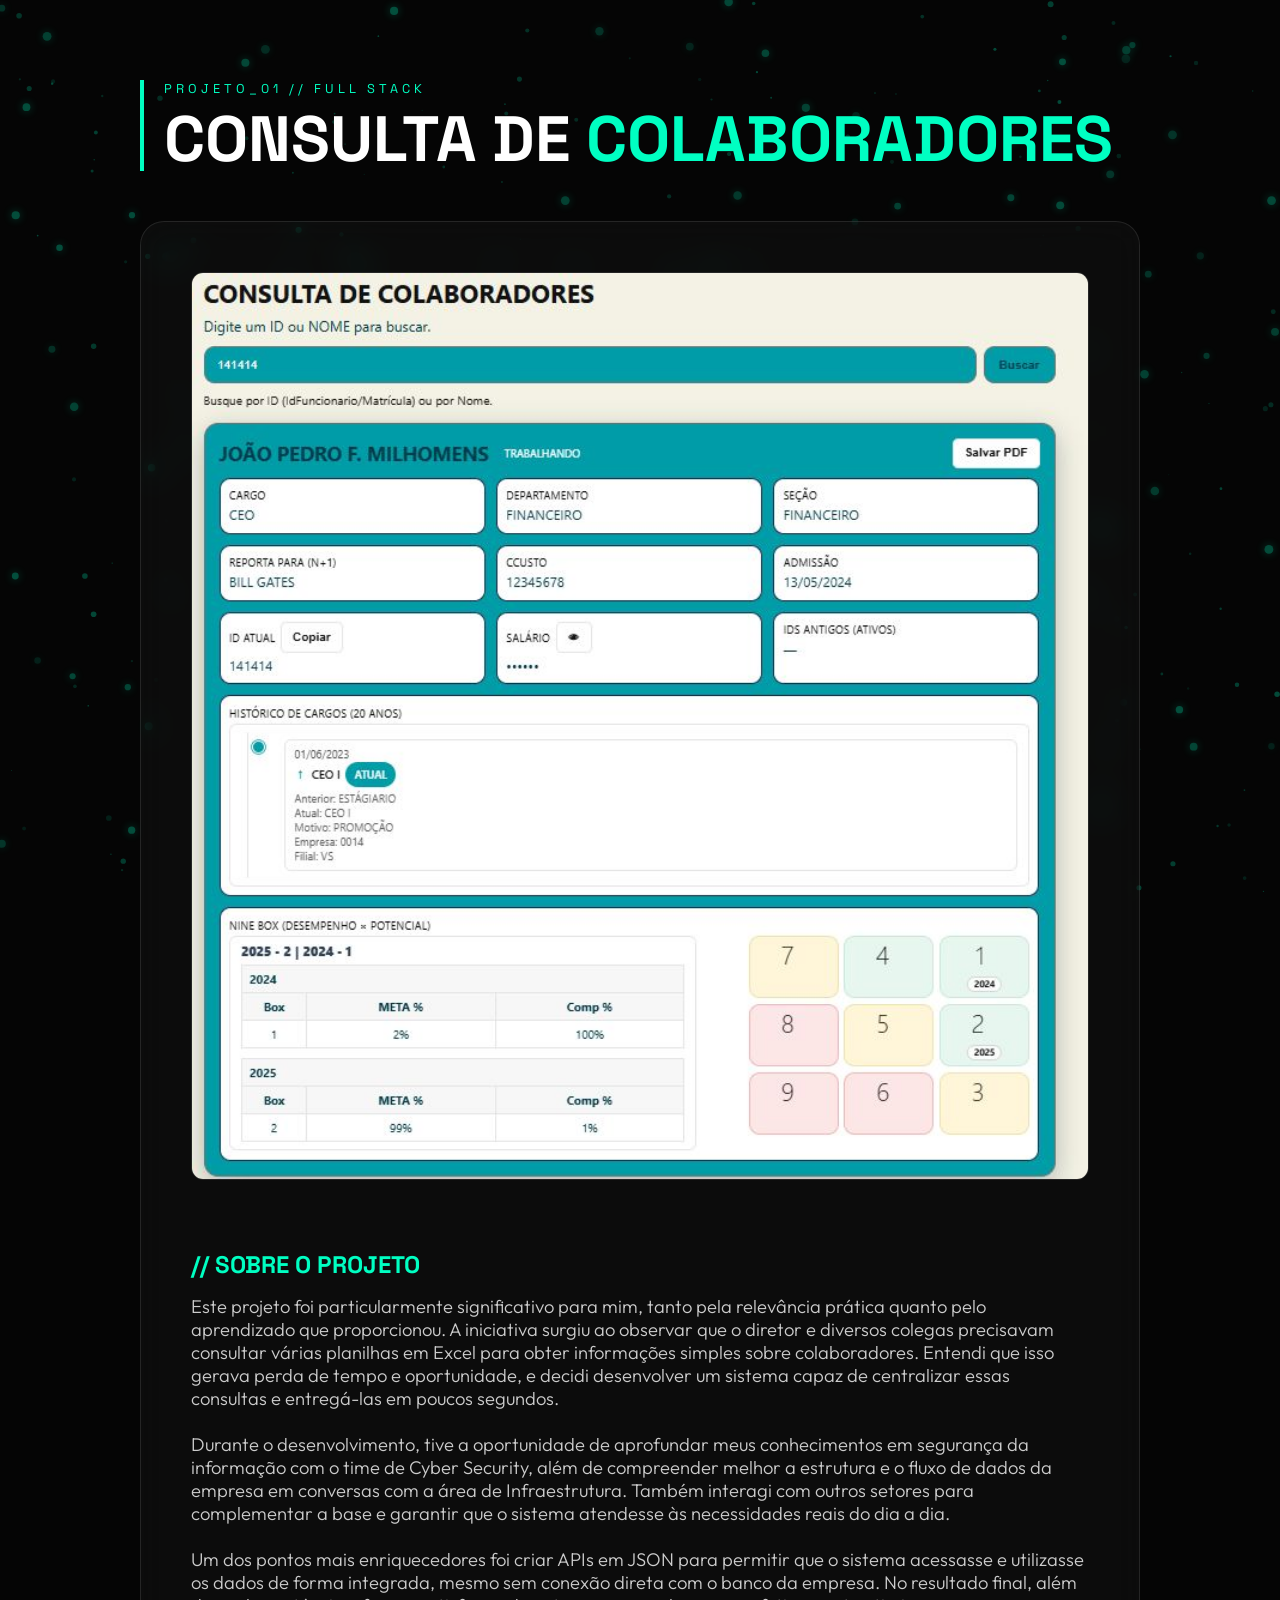
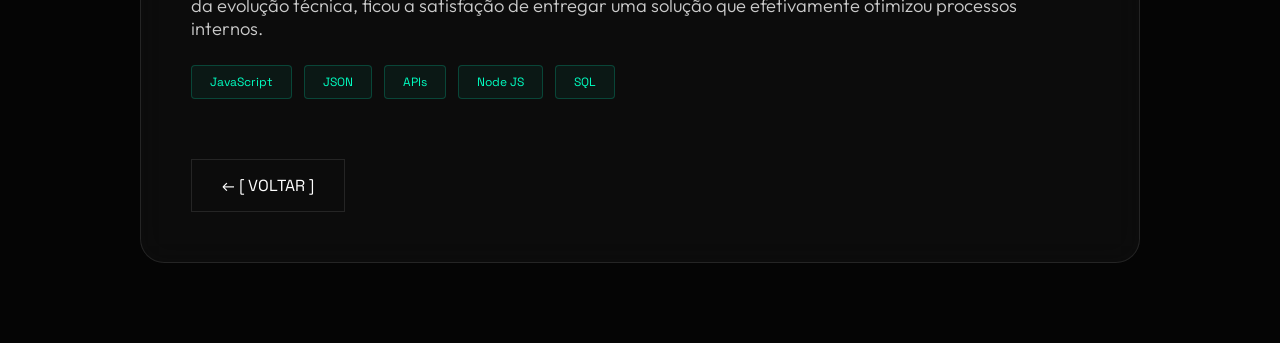
<file: colaboradores_cons.html>
<!DOCTYPE html>
<html lang="pt-BR">
<head>
  <meta charset="UTF-8" />
  <meta name="viewport" content="width=device-width, initial-scale=1.0" />
  <title>Projeto: Consulta de Colaboradores | João Pedro Milhomens</title>
  
  <link rel="preconnect" href="https://fonts.googleapis.com">
  <link rel="preconnect" href="https://fonts.gstatic.com" crossorigin>
  <link href="https://fonts.googleapis.com/css2?family=Outfit:wght@100;400;900&family=Space+Grotesk:wght@300;700&display=swap" rel="stylesheet">
  
  <style>
    :root {
        --primary: #00ffc2;
        --bg: #050505;
        --surface: rgba(255, 255, 255, 0.03);
        --border: rgba(255, 255, 255, 0.1);
        --font-main: 'Outfit', sans-serif;
        --font-accent: 'Space Grotesk', sans-serif;
    }

    * { box-sizing: border-box; margin: 0; padding: 0; }

    body {
        background: var(--bg);
        color: #fff;
        font-family: var(--font-main);
        padding: 80px 20px;
        overflow-x: hidden;
    }

    /* CANVAS - Partículas Maiores e em Maior Quantidade */
    #canvas-bg {
        position: fixed;
        top: 0;
        left: 0;
        width: 100%;
        height: 100%;
        z-index: 1;
        opacity: 0.4; /* Aumentei um pouco a visibilidade */
        pointer-events: none;
    }

    .container { 
        max-width: 1000px; 
        margin: 0 auto; 
        position: relative; 
        z-index: 10; 
    }

    .project-header {
        margin-bottom: 50px;
        border-left: 4px solid var(--primary);
        padding-left: 20px;
    }

    h1 {
        font-family: var(--font-accent);
        font-size: clamp(2.2rem, 6vw, 4rem);
        text-transform: uppercase;
        line-height: 1;
    }

    .card {
        background: var(--surface);
        border: 1px solid var(--border);
        border-radius: 24px;
        padding: 50px;
        backdrop-filter: blur(15px);
        -webkit-backdrop-filter: blur(15px);
    }

    .project-gallery img {
        width: 100%;
        border-radius: 12px;
        border: 1px solid var(--border);
        margin-bottom: 30px;
    }

    h2 {
        font-family: var(--font-accent);
        color: var(--primary);
        margin: 35px 0 15px;
        text-transform: uppercase;
    }

    p {
        color: #ccc;
        font-size: 1.15rem;
        margin-bottom: 25px;
        font-weight: 300;
    }

    .tech-pills {
        display: flex;
        flex-wrap: wrap;
        gap: 12px;
    }

    .tech-pills span {
        font-family: var(--font-accent);
        font-size: 0.75rem;
        padding: 8px 18px;
        background: rgba(0, 255, 194, 0.05);
        border: 1px solid rgba(0, 255, 194, 0.2);
        color: var(--primary);
        border-radius: 4px;
    }

    .btn-back {
        display: inline-block;
        margin-top: 60px;
        padding: 15px 30px;
        border: 1px solid var(--border);
        color: #fff;
        font-family: var(--font-accent);
        text-transform: uppercase;
        text-decoration: none;
        transition: 0.3s;
    }

    .btn-back:hover {
        background: #fff;
        color: #000;
    }

    @media (max-width: 768px) {
        .card { padding: 25px; }
    }
  </style>
</head>
<body>

  <canvas id="canvas-bg"></canvas>

  <div class="container">
    <header class="project-header">
        <div style="color:var(--primary); font-family:var(--font-accent); letter-spacing:4px; font-size:0.8rem; margin-bottom:10px;">PROJETO_01 // FULL STACK</div>
        <h1>Consulta de <span style="color:var(--primary)">Colaboradores</span></h1>
    </header>

    <div class="card">
        <div class="project-gallery">
            <img src="imgs/CONSULTA IMG1.jfif" alt="Preview">
        </div>

        <h2>// Sobre o Projeto</h2>
        <p>Este projeto foi particularmente significativo para mim, tanto pela relevância prática quanto pelo aprendizado que proporcionou. A iniciativa surgiu ao observar que o diretor e diversos colegas precisavam consultar várias planilhas em Excel para obter informações simples sobre colaboradores. Entendi que isso gerava perda de tempo e oportunidade, e decidi desenvolver um sistema capaz de centralizar essas consultas e entregá-las em poucos segundos.<br><br>

Durante o desenvolvimento, tive a oportunidade de aprofundar meus conhecimentos em segurança da informação com o time de Cyber Security, além de compreender melhor a estrutura e o fluxo de dados da empresa em conversas com a área de Infraestrutura. Também interagi com outros setores para complementar a base e garantir que o sistema atendesse às necessidades reais do dia a dia.<br><br>

Um dos pontos mais enriquecedores foi criar APIs em JSON para permitir que o sistema acessasse e utilizasse os dados de forma integrada, mesmo sem conexão direta com o banco da empresa. No resultado final, além da evolução técnica, ficou a satisfação de entregar uma solução que efetivamente otimizou processos internos.<br></p>
        
        
        <div class="tech-pills">
            <span>JavaScript</span><span>JSON</span><span>APIs</span><span>Node JS</span><span>SQL</span>
        </div>

        <a href="index.html#projetos" class="btn-back">← [ Voltar ]</a>
    </div>
  </div>

  <script>
    const canvas = document.getElementById('canvas-bg');
    const ctx = canvas.getContext('2d');
    
    function resize() {
        canvas.width = window.innerWidth;
        canvas.height = window.innerHeight;
    }
    window.addEventListener('resize', resize);
    resize();

    // AUMENTADO: 350 partículas com tamanhos de até 4px
    let particles = Array.from({length: 350}, () => ({
        x: Math.random() * canvas.width,
        y: Math.random() * canvas.height,
        size: Math.random() * 4 + 0.5, // Algumas chegam a 4.5px
        speed: Math.random() * 0.5 + 0.1, // Velocidades diferentes
        opacity: Math.random() * 0.5 + 0.2
    }));

    function animate() {
        ctx.clearRect(0, 0, canvas.width, canvas.height);
        
        particles.forEach(p => {
            ctx.beginPath();
            ctx.arc(p.x, p.y, p.size, 0, Math.PI * 2);
            
            // Efeito de Glow sutil para as maiores
            if(p.size > 3) {
                ctx.shadowBlur = 10;
                ctx.shadowColor = "#00ffc2";
            } else {
                ctx.shadowBlur = 0;
            }

            ctx.fillStyle = `rgba(0, 255, 194, ${p.opacity})`;
            ctx.fill();
            
            p.y -= p.speed;
            if(p.y < -10) {
                p.y = canvas.height + 10;
                p.x = Math.random() * canvas.width;
            }
        });
        requestAnimationFrame(animate);
    }
    animate();
  </script>
</body>
</html>
</file>
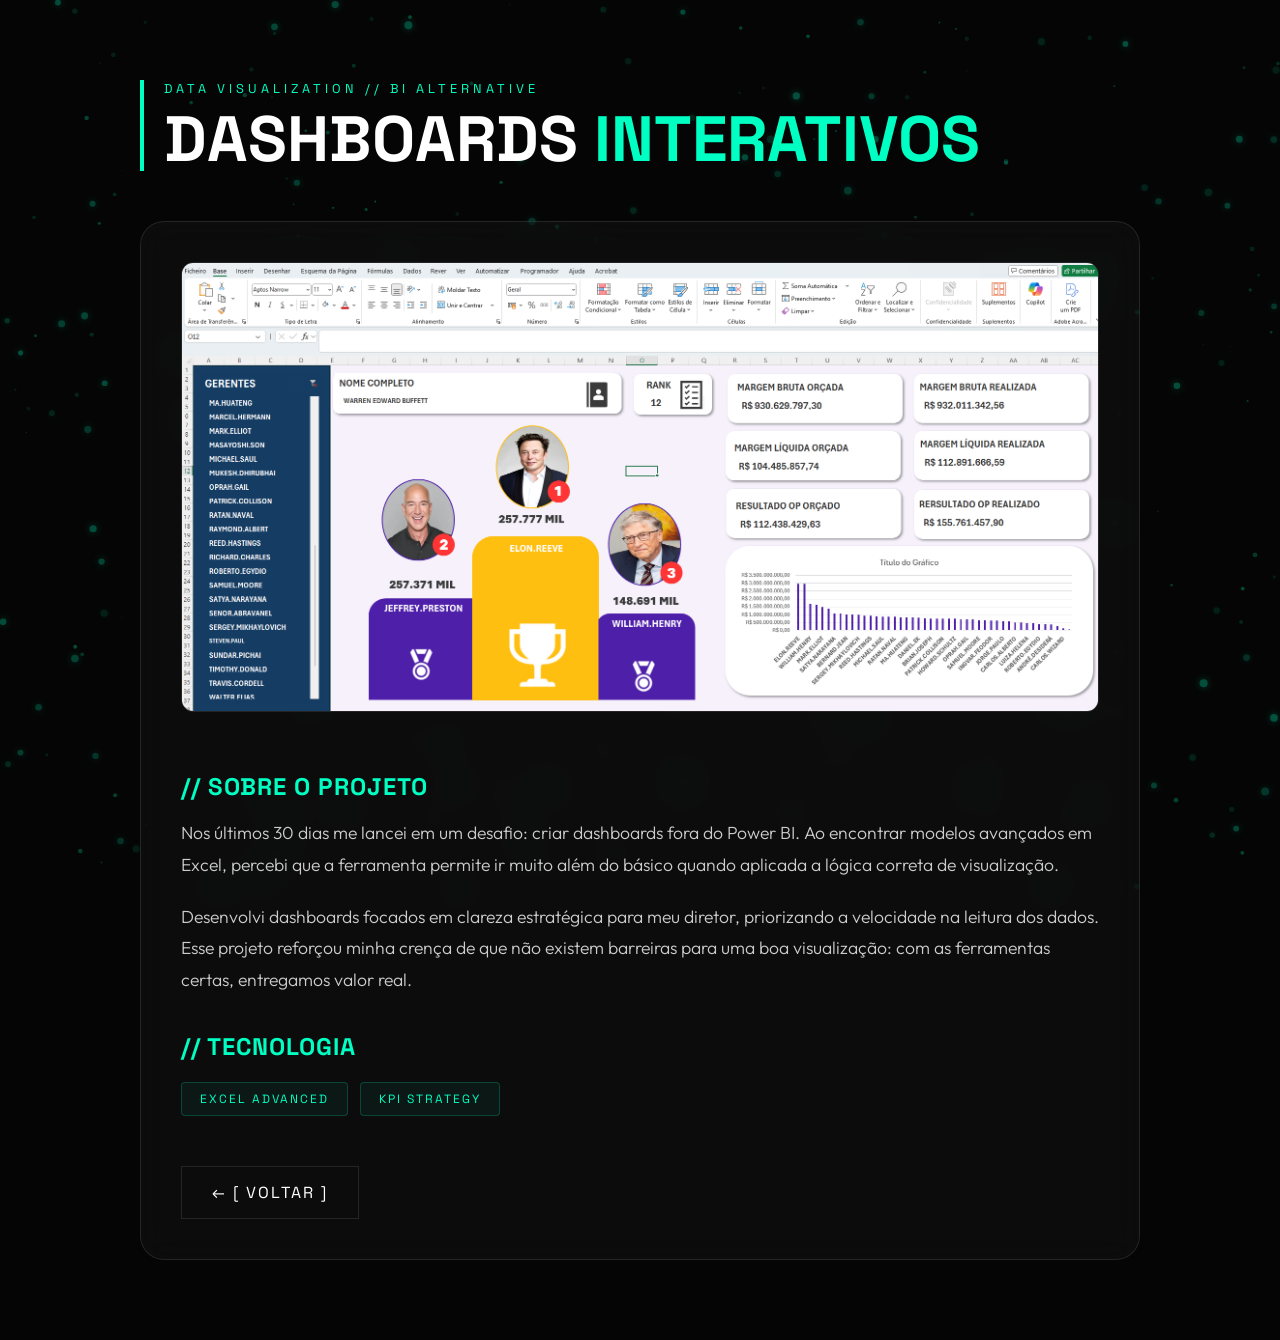
<file: excel.html>
<!DOCTYPE html>
<html lang="pt-BR">
<head>
  <meta charset="UTF-8" />
  <meta name="viewport" content="width=device-width, initial-scale=1.0" />
  <title>Projeto: Dashboards Excel | João Pedro Milhomens</title>
  
  <link rel="preconnect" href="https://fonts.googleapis.com">
  <link rel="preconnect" href="https://fonts.gstatic.com" crossorigin>
  <link href="https://fonts.googleapis.com/css2?family=Outfit:wght@100;400;900&family=Space+Grotesk:wght@300;700&display=swap" rel="stylesheet">
  
  <style>
    :root {
        --primary: #00ffc2; /* Verde Neon */
        --bg: #050505;
        --surface: rgba(255, 255, 255, 0.03);
        --border: rgba(255, 255, 255, 0.1);
        --font-main: 'Outfit', sans-serif;
        --font-accent: 'Space Grotesk', sans-serif;
    }

    * { box-sizing: border-box; margin: 0; padding: 0; }

    body {
        background: var(--bg);
        color: #fff;
        font-family: var(--font-main);
        padding: 80px 20px;
        overflow-x: hidden;
    }

    /* CANVAS - Partículas Maiores e em Maior Quantidade (350) */
    #canvas-bg {
        position: fixed;
        top: 0;
        left: 0;
        width: 100%;
        height: 100%;
        z-index: 1;
        opacity: 0.4;
        pointer-events: none;
    }

    .container { 
        max-width: 1000px; 
        margin: 0 auto; 
        position: relative; 
        z-index: 10; 
    }

    /* Header Estilo HUD */
    .project-header {
        margin-bottom: 50px;
        border-left: 4px solid var(--primary);
        padding-left: 20px;
    }

    .subtitle {
        color: var(--primary);
        font-family: var(--font-accent);
        font-size: 0.8rem;
        letter-spacing: 4px;
        text-transform: uppercase;
        margin-bottom: 10px;
    }

    h1 {
        font-family: var(--font-accent);
        font-size: clamp(2.2rem, 6vw, 4rem);
        text-transform: uppercase;
        line-height: 1;
    }

    /* Card com Efeito Glass e Blur */
    .card {
        background: var(--surface);
        border: 1px solid var(--border);
        border-radius: 24px;
        padding: 40px;
        backdrop-filter: blur(15px);
        -webkit-backdrop-filter: blur(15px);
    }

    .project-gallery img {
        width: 100%;
        border-radius: 12px;
        border: 1px solid var(--border);
        margin-bottom: 20px;
        transition: 0.4s;
    }

    .project-gallery img:hover {
        border-color: var(--primary);
        box-shadow: 0 0 30px rgba(0, 255, 194, 0.2);
    }

    h2 {
        font-family: var(--font-accent);
        color: var(--primary);
        font-size: 1.5rem;
        margin: 35px 0 15px;
        text-transform: uppercase;
        letter-spacing: 1px;
    }

    p {
        color: #ccc;
        font-size: 1.1rem;
        line-height: 1.8;
        font-weight: 300;
        margin-bottom: 20px;
    }

    /* Tech Pills Estilizadas */
    .tech-pills {
        display: flex;
        flex-wrap: wrap;
        gap: 12px;
        margin-top: 20px;
    }

    .tech-pills span {
        font-family: var(--font-accent);
        font-size: 0.75rem;
        padding: 8px 18px;
        background: rgba(0, 255, 194, 0.05);
        border: 1px solid rgba(0, 255, 194, 0.2);
        color: var(--primary);
        border-radius: 4px;
        text-transform: uppercase;
        letter-spacing: 2px;
    }

    /* Botão Voltar HUD */
    .btn-back {
        display: inline-block;
        margin-top: 50px;
        padding: 15px 30px;
        border: 1px solid var(--border);
        color: #fff;
        font-family: var(--font-accent);
        text-transform: uppercase;
        text-decoration: none;
        letter-spacing: 2px;
        transition: 0.3s;
    }

    .btn-back:hover {
        background: #fff;
        color: #000;
        border-color: #fff;
    }

    @media (max-width: 768px) {
        .card { padding: 25px; }
        body { padding-top: 40px; }
    }
  </style>
</head>
<body>

  <canvas id="canvas-bg"></canvas>

  <div class="container">
    <header class="project-header">
        <div class="subtitle">Data Visualization // BI Alternative</div>
        <h1>Dashboards <span style="color:var(--primary)">Interativos</span></h1>
    </header>

    <div class="card">
        <div class="project-gallery">
            <img src="imgs/3.png" alt="Dashboard Preview">
        </div>

        <h2>// Sobre o projeto</h2>
        <p>
            Nos últimos 30 dias me lancei em um desafio: criar dashboards fora do Power BI. Ao encontrar modelos avançados em Excel, percebi que a ferramenta permite ir muito além do básico quando aplicada a lógica correta de visualização.
        </p>
        <p>
            Desenvolvi dashboards focados em clareza estratégica para meu diretor, priorizando a velocidade na leitura dos dados. Esse projeto reforçou minha crença de que não existem barreiras para uma boa visualização: com as ferramentas certas, entregamos valor real.
        </p>

        <h2>// Tecnologia</h2>
        <div class="tech-pills">
            <span>EXCEL ADVANCED</span>
            <span>KPI STRATEGY</span>
        </div>

        <a href="index.html#projetos" class="btn-back">← [ Voltar ]</a>
    </div>
  </div>

  <script>
    const canvas = document.getElementById('canvas-bg');
    const ctx = canvas.getContext('2d');
    
    function resize() {
        canvas.width = window.innerWidth;
        canvas.height = window.innerHeight;
    }
    window.addEventListener('resize', resize);
    resize();

    // CONFIGURAÇÃO: 350 bolinhas com tamanhos e velocidades variadas
    let particles = Array.from({length: 350}, () => ({
        x: Math.random() * canvas.width,
        y: Math.random() * canvas.height,
        size: Math.random() * 3.5 + 0.5, // Bolinhas Maiores
        speed: Math.random() * 0.4 + 0.1,
        opacity: Math.random() * 0.5 + 0.2
    }));

    function animate() {
        ctx.clearRect(0, 0, canvas.width, canvas.height);
        
        particles.forEach(p => {
            ctx.beginPath();
            ctx.arc(p.x, p.y, p.size, 0, Math.PI * 2);
            
            // Glow sutil para as maiores para dar profundidade
            if(p.size > 2.5) {
                ctx.shadowBlur = 8;
                ctx.shadowColor = "#00ffc2";
            } else {
                ctx.shadowBlur = 0;
            }

            ctx.fillStyle = `rgba(0, 255, 194, ${p.opacity})`;
            ctx.fill();
            
            p.y -= p.speed; // Movimento contínuo para cima
            if(p.y < -10) {
                p.y = canvas.height + 10;
                p.x = Math.random() * canvas.width;
            }
        });
        requestAnimationFrame(animate);
    }
    animate();
  </script>
</body>
</html>
</file>
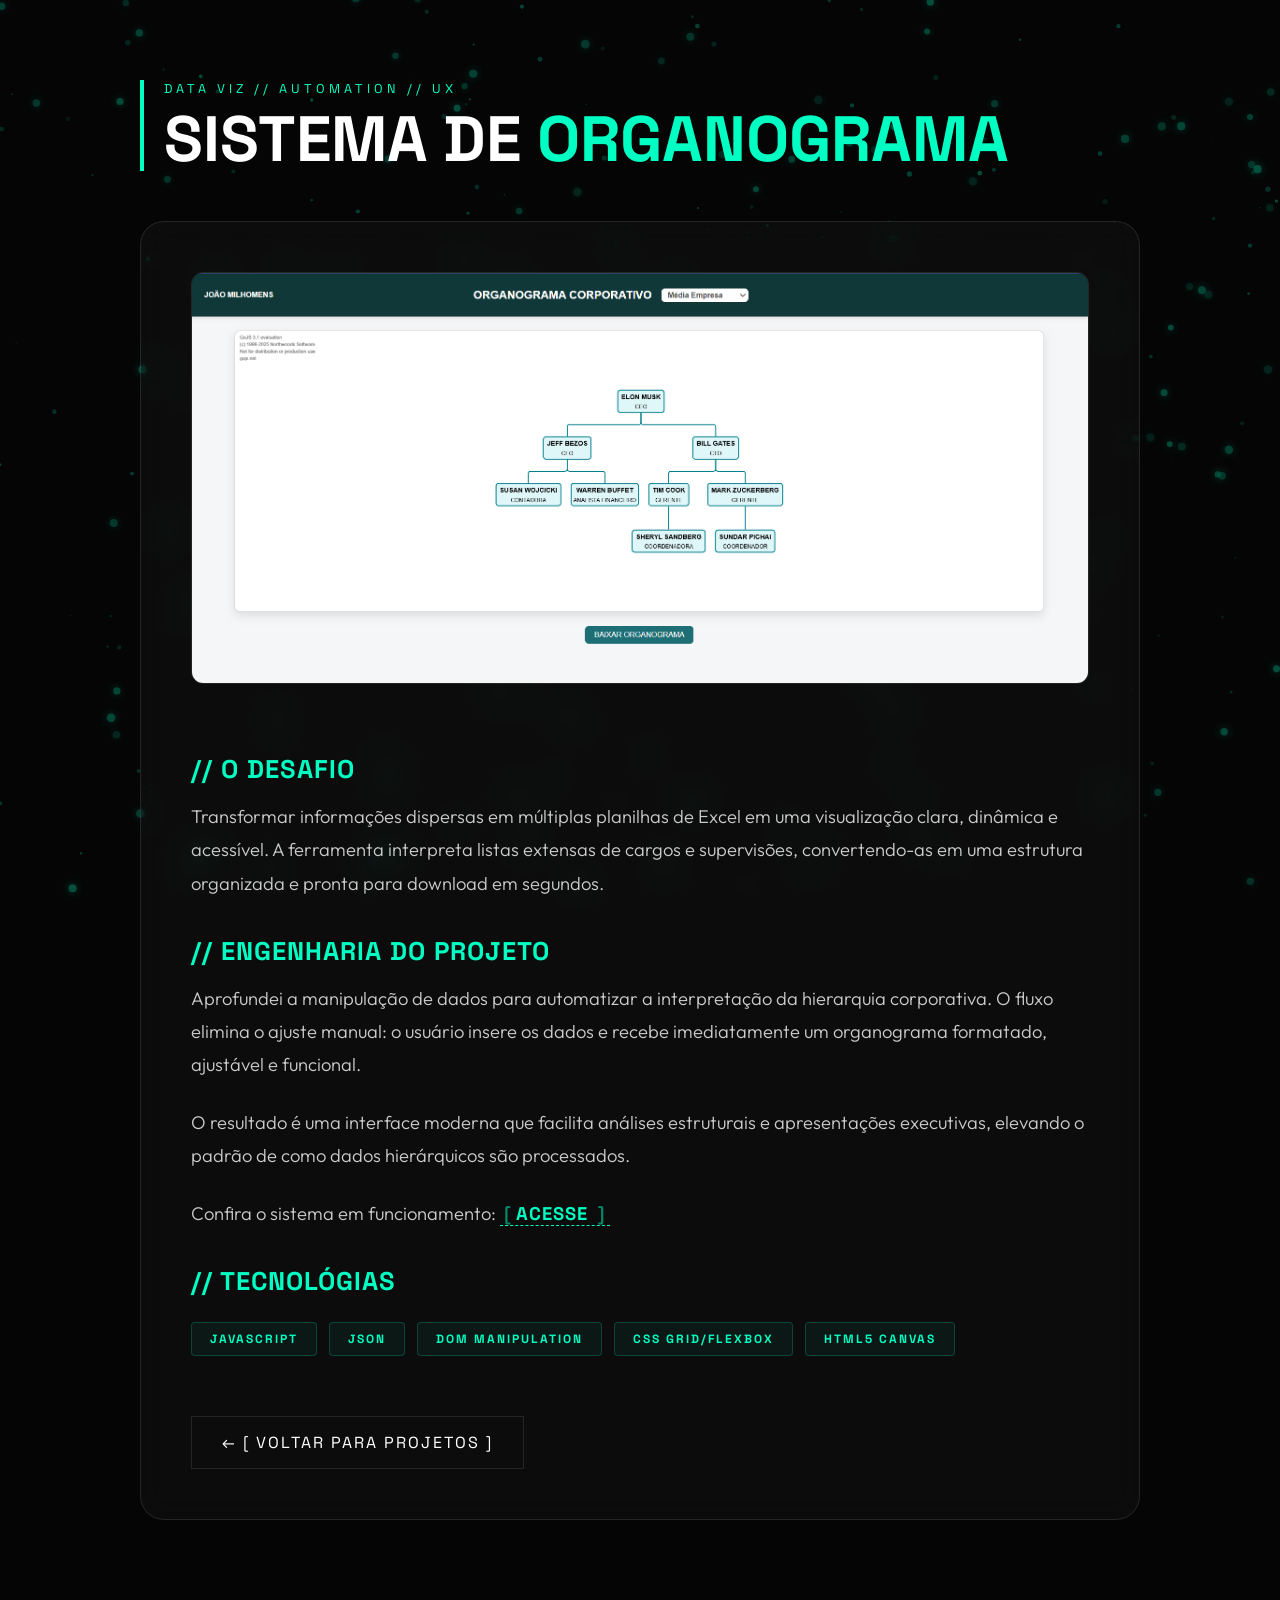
<file: organograma.html>
<!DOCTYPE html>
<html lang="pt-BR">
<head>
  <meta charset="UTF-8" />
  <meta name="viewport" content="width=device-width, initial-scale=1.0" />
  <title>Projeto: Sistema de Organograma | João Pedro Milhomens</title>
  
  <link rel="preconnect" href="https://fonts.googleapis.com">
  <link rel="preconnect" href="https://fonts.gstatic.com" crossorigin>
  <link href="https://fonts.googleapis.com/css2?family=Outfit:wght@100;400;900&family=Space+Grotesk:wght@300;700&display=swap" rel="stylesheet">
  
  <style>
    :root {
        --primary: #00ffc2;
        --bg: #050505;
        --surface: rgba(255, 255, 255, 0.03);
        --border: rgba(255, 255, 255, 0.1);
        --font-main: 'Outfit', sans-serif;
        --font-accent: 'Space Grotesk', sans-serif;
    }

    * { box-sizing: border-box; margin: 0; padding: 0; }

    body {
        background: var(--bg);
        color: #fff;
        font-family: var(--font-main);
        padding: 80px 20px;
        overflow-x: hidden;
    }

    /* CANVAS - Fundo com 350 Partículas */
    #canvas-bg {
        position: fixed;
        top: 0;
        left: 0;
        width: 100%;
        height: 100%;
        z-index: 1;
        opacity: 0.4;
        pointer-events: none;
    }

    .container { 
        max-width: 1000px; 
        margin: 0 auto; 
        position: relative; 
        z-index: 10; 
    }

    /* Cabeçalho Cyberpunk */
    .project-header {
        margin-bottom: 50px;
        border-left: 4px solid var(--primary);
        padding-left: 20px;
    }

    .subtitle {
        color: var(--primary);
        font-family: var(--font-accent);
        font-size: 0.8rem;
        letter-spacing: 4px;
        text-transform: uppercase;
        margin-bottom: 10px;
    }

    h1 {
        font-family: var(--font-accent);
        font-size: clamp(2.2rem, 6vw, 4rem);
        text-transform: uppercase;
        line-height: 1;
        font-weight: 700;
    }

    /* Card com Blur */
    .card {
        background: var(--surface);
        border: 1px solid var(--border);
        border-radius: 24px;
        padding: 50px;
        backdrop-filter: blur(15px);
        -webkit-backdrop-filter: blur(15px);
    }

    .project-gallery img {
        width: 100%;
        border-radius: 12px;
        border: 1px solid var(--border);
        margin-bottom: 30px;
        transition: 0.4s;
    }

    .project-gallery img:hover {
        border-color: var(--primary);
        box-shadow: 0 0 30px rgba(0, 255, 194, 0.2);
    }

    h2 {
        font-family: var(--font-accent);
        color: var(--primary);
        font-size: 1.6rem;
        margin: 35px 0 15px;
        text-transform: uppercase;
        letter-spacing: 1px;
    }

    p {
        color: #ccc;
        font-size: 1.15rem;
        line-height: 1.8;
        font-weight: 300;
        margin-bottom: 25px;
    }

    /* Tech Pills */
    .tech-pills {
        display: flex;
        flex-wrap: wrap;
        gap: 12px;
        margin-top: 25px;
    }

    .tech-pills span {
        font-family: var(--font-accent);
        font-size: 0.75rem;
        padding: 8px 18px;
        background: rgba(0, 255, 194, 0.05);
        border: 1px solid rgba(0, 255, 194, 0.2);
        color: var(--primary);
        border-radius: 4px;
        text-transform: uppercase;
        letter-spacing: 2px;
        font-weight: 700;
    }

    /* Botão Voltar HUD */
    .btn-back {
        display: inline-block;
        margin-top: 60px;
        padding: 15px 30px;
        border: 1px solid var(--border);
        color: #fff;
        font-family: var(--font-accent);
        text-transform: uppercase;
        text-decoration: none;
        letter-spacing: 2px;
        transition: 0.3s;
    }

    .btn-back:hover {
        background: #fff;
        color: #000;
        border-color: #fff;
    }

    /* Link "Neon Ghost" para usar dentro de textos */
.cyber-link {
    color: var(--primary);
    text-decoration: none;
    font-weight: 700;
    font-family: var(--font-accent);
    text-transform: uppercase;
    letter-spacing: 1px;
    padding: 0 4px;
    position: relative;
    transition: 0.3s;
    border-bottom: 1px dashed var(--primary);
}

.cyber-link:hover {
    background: rgba(0, 255, 194, 0.1);
    text-shadow: 0 0 8px var(--primary);
    border-bottom: 1px solid var(--primary);
}

.cyber-link::before {
    content: '[';
    margin-right: 4px;
    opacity: 0.5;
}

.cyber-link::after {
    content: ']';
    margin-left: 4px;
    opacity: 0.5;
}

    @media (max-width: 768px) {
        .card { padding: 25px; }
        h1 { font-size: 2.8rem; }
    }
  </style>
</head>
<body>

  <canvas id="canvas-bg"></canvas>

  <div class="container">
    <header class="project-header">
        <div class="subtitle">Data Viz // Automation // UX</div>
        <h1>Sistema de <span style="color:var(--primary)">Organograma</span></h1>
    </header>

    <div class="card">
        <div class="project-gallery">
            <img src="imgs/SISTEMA ORGANOGRAMA.png" alt="Interface do Sistema de Organograma">
        </div>

        <h2>// O Desafio</h2>
        <p>
            Transformar informações dispersas em múltiplas planilhas de Excel em uma visualização clara, dinâmica e acessível. A ferramenta interpreta listas extensas de cargos e supervisões, convertendo-as em uma estrutura organizada e pronta para download em segundos.
        </p>

        

        <h2>// Engenharia do Projeto</h2>
        <p>
            Aprofundei a manipulação de dados para automatizar a interpretação da hierarquia corporativa. O fluxo elimina o ajuste manual: o usuário insere os dados e recebe imediatamente um organograma formatado, ajustável e funcional.
        </p>
        <p>
            O resultado é uma interface moderna que facilita análises estruturais e apresentações executivas, elevando o padrão de como dados hierárquicos são processados.
        </p>

        <p>Confira o sistema em funcionamento: <a href="https://lnkd.in/dQiFNSUK" class="cyber-link" target="_blank">Acesse </a></p>

        <h2>// Tecnológias</h2>
        <div class="tech-pills">
            <span>JavaScript</span>
            <span>JSON</span>
            <span>DOM Manipulation</span>
            <span>CSS Grid/Flexbox</span>
            <span>HTML5 Canvas</span>
        </div>

        <a href="index.html#projetos" class="btn-back">← [ Voltar para Projetos ]</a>
    </div>
  </div>

  <script>
    const canvas = document.getElementById('canvas-bg');
    const ctx = canvas.getContext('2d');
    
    function resize() {
        canvas.width = window.innerWidth;
        canvas.height = window.innerHeight;
    }
    window.addEventListener('resize', resize);
    resize();

    // 350 partículas, maiores e com brilho
    let particles = Array.from({length: 350}, () => ({
        x: Math.random() * canvas.width,
        y: Math.random() * canvas.height,
        size: Math.random() * 3.8 + 0.5,
        speed: Math.random() * 0.4 + 0.1,
        opacity: Math.random() * 0.5 + 0.2
    }));

    function animate() {
        ctx.clearRect(0, 0, canvas.width, canvas.height);
        
        particles.forEach(p => {
            ctx.beginPath();
            ctx.arc(p.x, p.y, p.size, 0, Math.PI * 2);
            
            if(p.size > 2.8) {
                ctx.shadowBlur = 10;
                ctx.shadowColor = "#00ffc2";
            } else {
                ctx.shadowBlur = 0;
            }

            ctx.fillStyle = `rgba(0, 255, 194, ${p.opacity})`;
            ctx.fill();
            
            p.y -= p.speed;
            if(p.y < -10) {
                p.y = canvas.height + 10;
                p.x = Math.random() * canvas.width;
            }
        });
        requestAnimationFrame(animate);
    }
    animate();
  </script>
</body>
</html>
</file>
